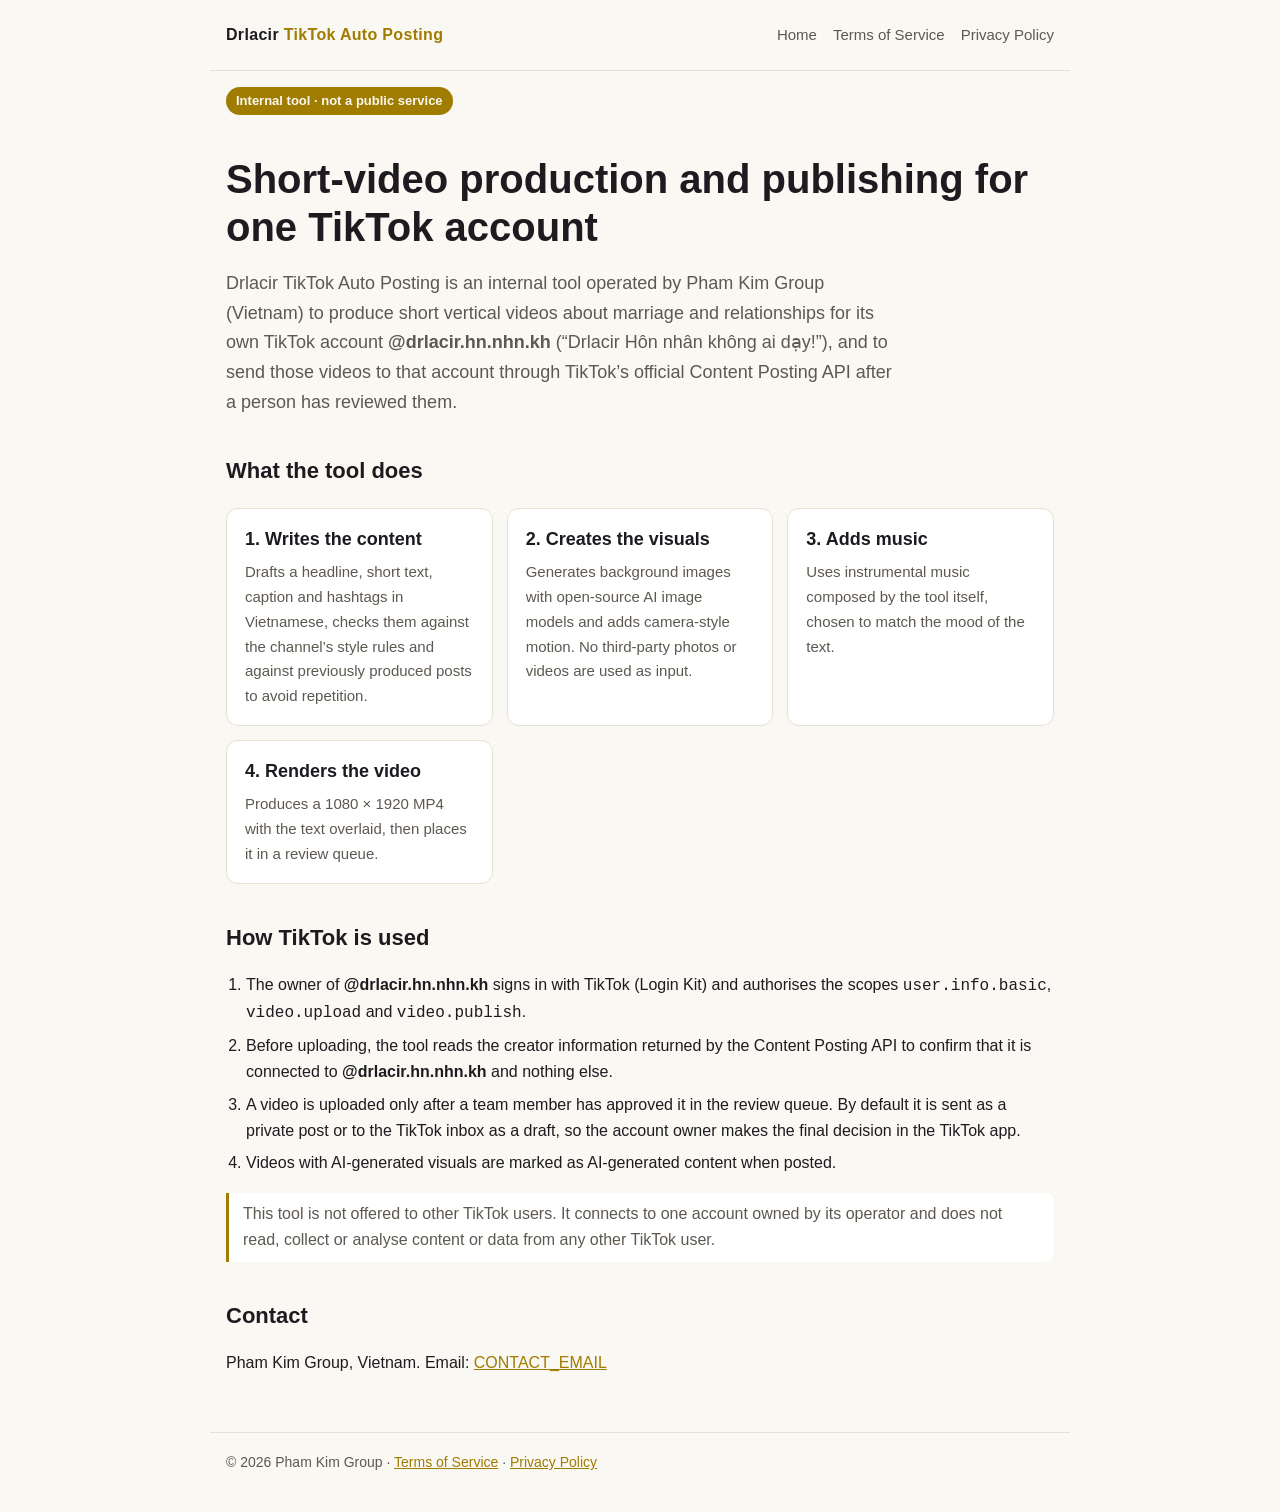
<file: index.html>
<!doctype html>
<html lang="en">
<head>
<meta charset="utf-8">
<meta name="viewport" content="width=device-width, initial-scale=1">
<title>Drlacir TikTok Auto Posting</title>
<meta name="description" content="Internal content production and publishing tool for the TikTok account @drlacir.hn.nhn.kh, operated by Pham Kim Group.">
<link rel="stylesheet" href="style.css">
</head>
<body>
<header>
  <a class="brand" href="./">Drlacir <span>TikTok Auto Posting</span></a>
  <nav><a href="./">Home</a><a href="terms.html">Terms of Service</a><a href="privacy.html">Privacy Policy</a></nav>
</header>
<main>
  <p><span class="tag">Internal tool · not a public service</span></p>
  <h1>Short-video production and publishing for one TikTok account</h1>
  <p class="lead">Drlacir TikTok Auto Posting is an internal tool operated by Pham Kim Group (Vietnam) to produce short
  vertical videos about marriage and relationships for its own TikTok account
  <strong>@drlacir.hn.nhn.kh</strong> (“Drlacir Hôn nhân không ai dạy!”), and to send those videos to that account
  through TikTok’s official Content Posting API after a person has reviewed them.</p>

  <h2>What the tool does</h2>
  <div class="grid">
    <div class="card"><h3>1. Writes the content</h3><p>Drafts a headline, short text, caption and hashtags in Vietnamese, checks them against
    the channel’s style rules and against previously produced posts to avoid repetition.</p></div>
    <div class="card"><h3>2. Creates the visuals</h3><p>Generates background images with open-source AI image models and adds camera-style
    motion. No third-party photos or videos are used as input.</p></div>
    <div class="card"><h3>3. Adds music</h3><p>Uses instrumental music composed by the tool itself, chosen to match the mood of the text.</p></div>
    <div class="card"><h3>4. Renders the video</h3><p>Produces a 1080 × 1920 MP4 with the text overlaid, then places it in a review queue.</p></div>
  </div>

  <h2>How TikTok is used</h2>
  <ol class="flow">
    <li>The owner of <strong>@drlacir.hn.nhn.kh</strong> signs in with TikTok (Login Kit) and authorises the scopes
      <code>user.info.basic</code>, <code>video.upload</code> and <code>video.publish</code>.</li>
    <li>Before uploading, the tool reads the creator information returned by the Content Posting API to confirm that it is
      connected to <strong>@drlacir.hn.nhn.kh</strong> and nothing else.</li>
    <li>A video is uploaded only after a team member has approved it in the review queue. By default it is sent as a private
      post or to the TikTok inbox as a draft, so the account owner makes the final decision in the TikTok app.</li>
    <li>Videos with AI-generated visuals are marked as AI-generated content when posted.</li>
  </ol>
  <p class="note">This tool is not offered to other TikTok users. It connects to one account owned by its operator and does not
  read, collect or analyse content or data from any other TikTok user.</p>

  <h2>Contact</h2>
  <p>Pham Kim Group, Vietnam. Email: <a href="mailto:CONTACT_EMAIL">CONTACT_EMAIL</a></p>
</main>
<footer>© 2026 Pham Kim Group · <a href="terms.html">Terms of Service</a> · <a href="privacy.html">Privacy Policy</a></footer>
</body>
</html>
</file>
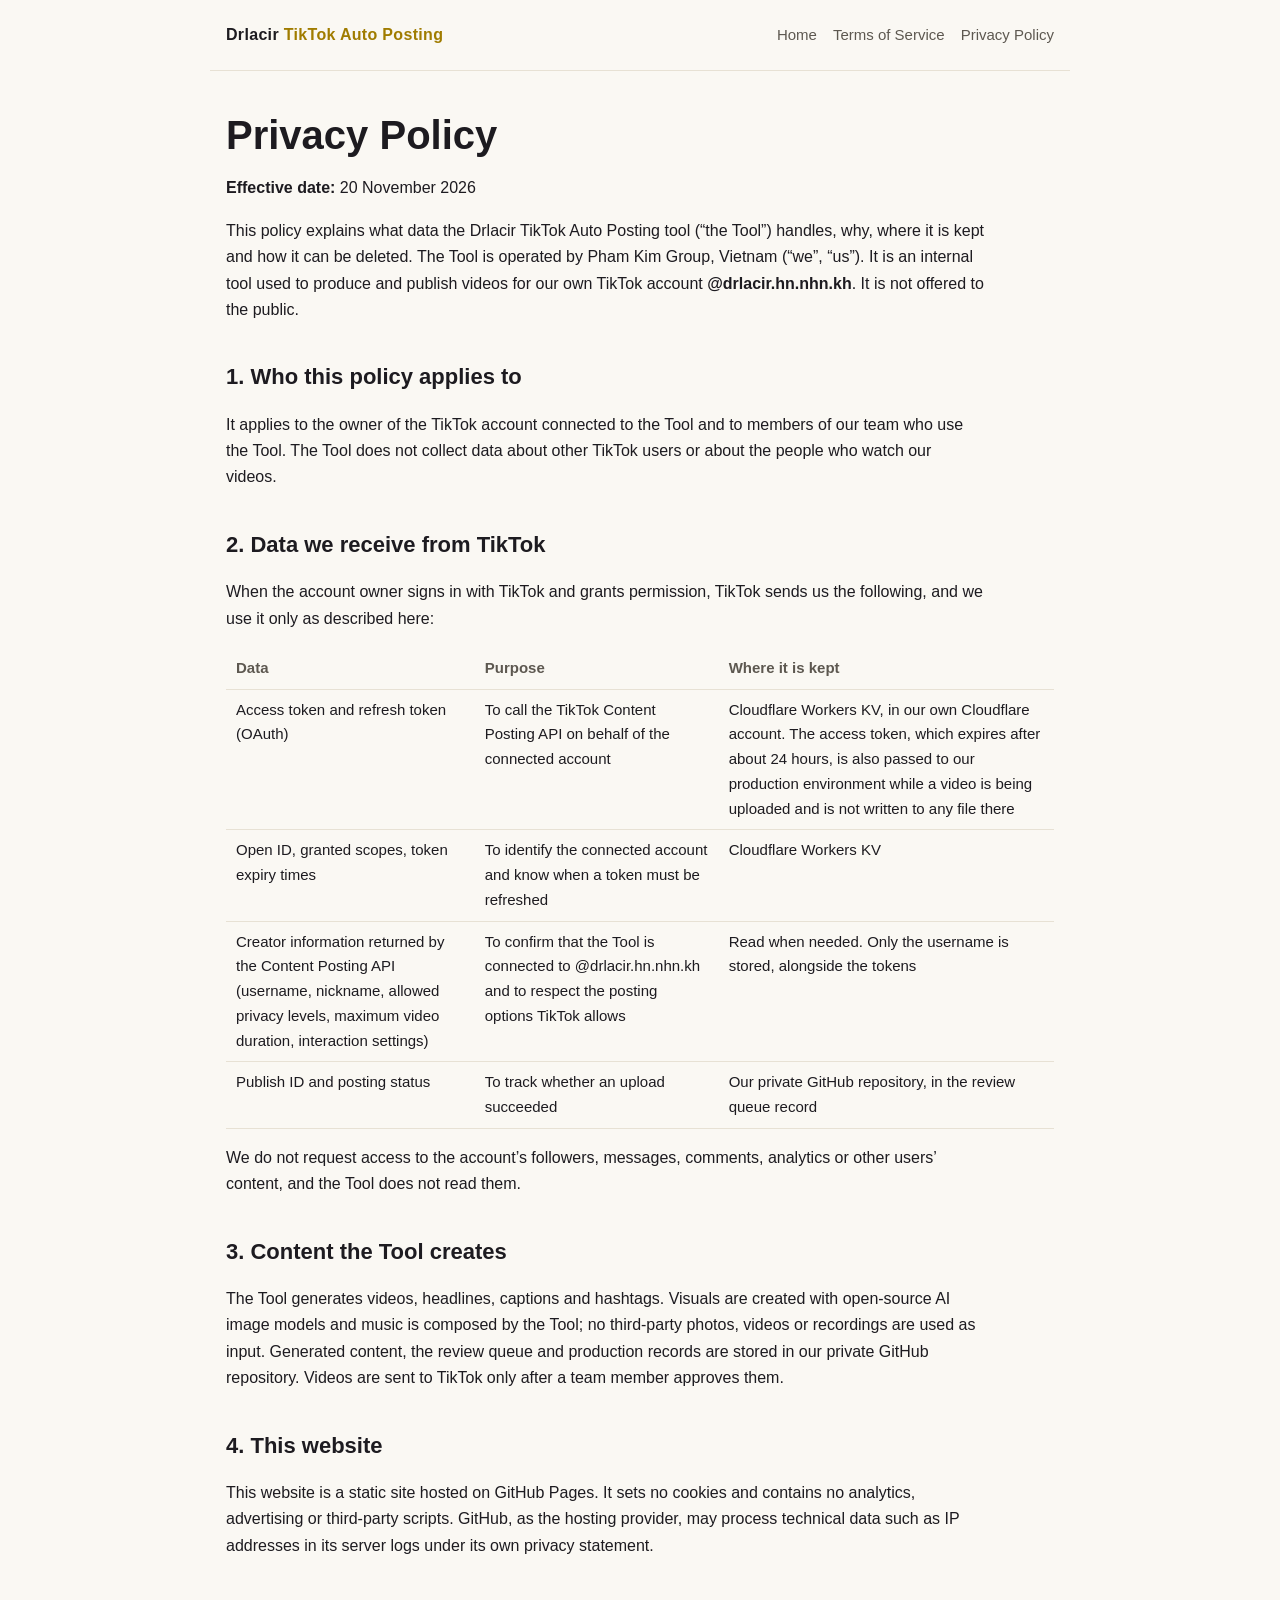
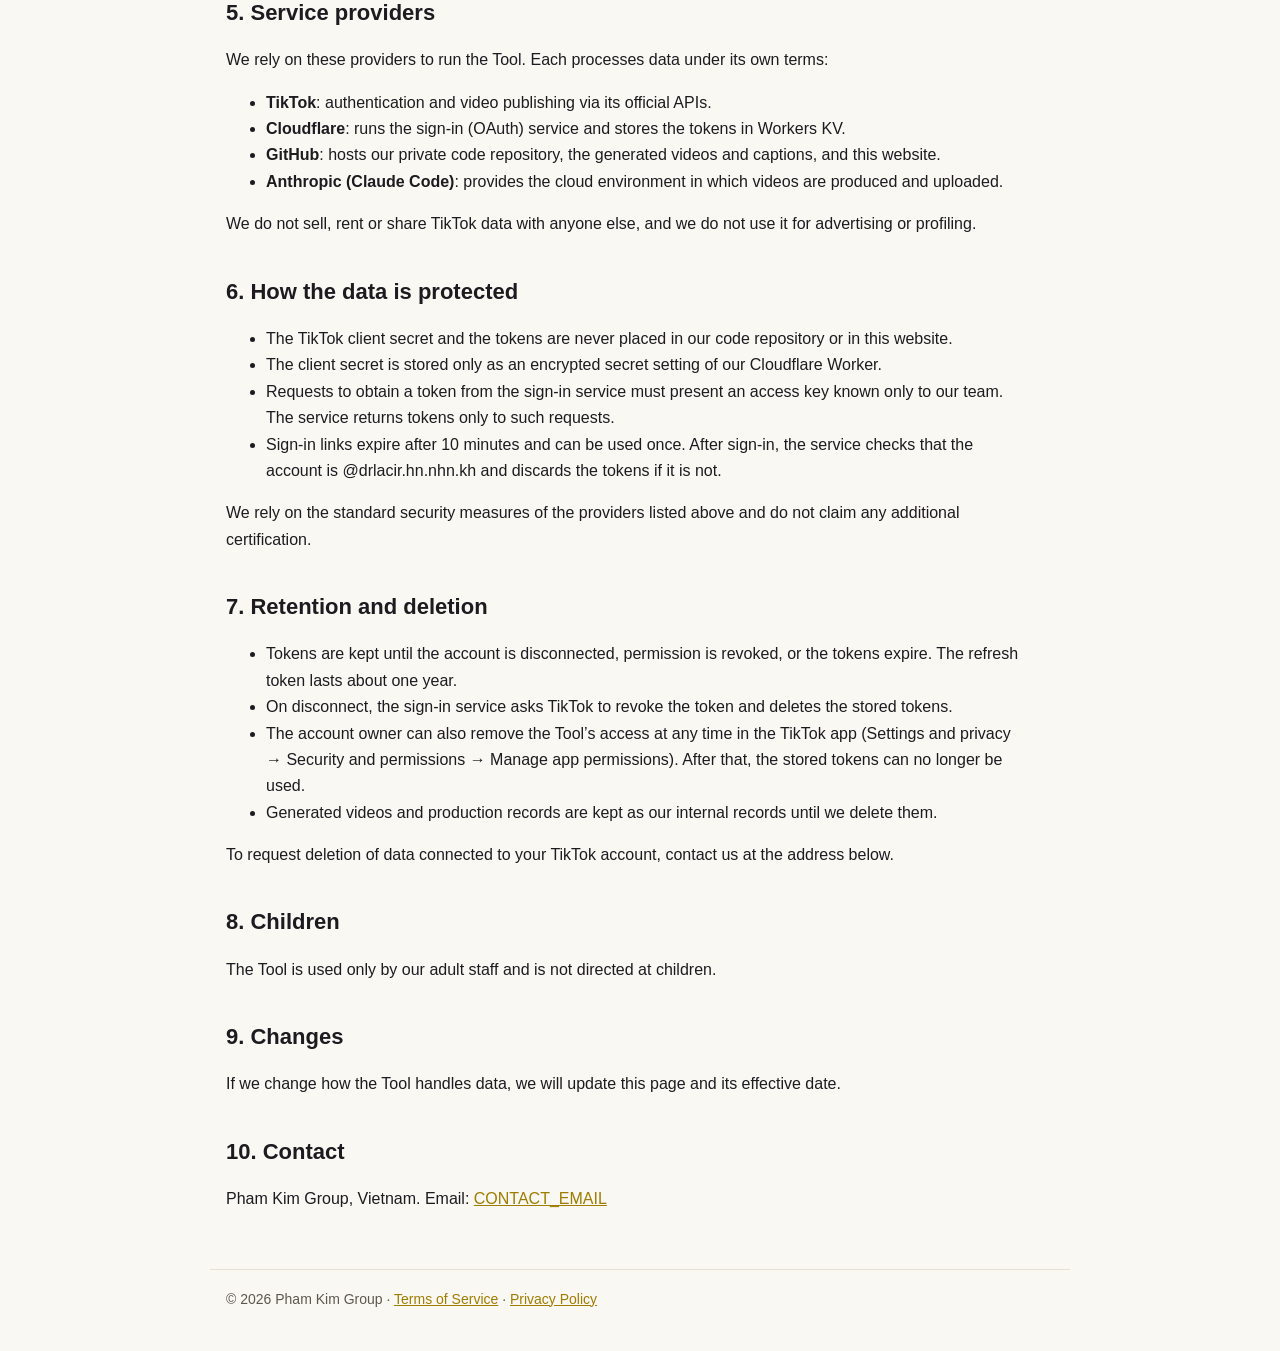
<file: privacy.html>
<!doctype html>
<html lang="en">
<head>
<meta charset="utf-8">
<meta name="viewport" content="width=device-width, initial-scale=1">
<title>Privacy Policy · Drlacir TikTok Auto Posting</title>
<link rel="stylesheet" href="style.css">
</head>
<body>
<header>
  <a class="brand" href="./">Drlacir <span>TikTok Auto Posting</span></a>
  <nav><a href="./">Home</a><a href="terms.html">Terms of Service</a><a href="privacy.html">Privacy Policy</a></nav>
</header>
<main class="legal">
<h1>Privacy Policy</h1>
<p><strong>Effective date:</strong> 20 November 2026</p>

<p>This policy explains what data the Drlacir TikTok Auto Posting tool (“the Tool”) handles, why, where it is kept and how it
can be deleted. The Tool is operated by Pham Kim Group, Vietnam (“we”, “us”). It is an internal tool used to produce and
publish videos for our own TikTok account <strong>@drlacir.hn.nhn.kh</strong>. It is not offered to the public.</p>

<h2>1. Who this policy applies to</h2>
<p>It applies to the owner of the TikTok account connected to the Tool and to members of our team who use the Tool. The Tool
does not collect data about other TikTok users or about the people who watch our videos.</p>

<h2>2. Data we receive from TikTok</h2>
<p>When the account owner signs in with TikTok and grants permission, TikTok sends us the following, and we use it only as
described here:</p>
<table>
<tr><th>Data</th><th>Purpose</th><th>Where it is kept</th></tr>
<tr><td>Access token and refresh token (OAuth)</td><td>To call the TikTok Content Posting API on behalf of the connected account</td><td>Cloudflare Workers KV, in our own Cloudflare account. The access token, which expires after about 24 hours, is also passed to our production environment while a video is being uploaded and is not written to any file there</td></tr>
<tr><td>Open ID, granted scopes, token expiry times</td><td>To identify the connected account and know when a token must be refreshed</td><td>Cloudflare Workers KV</td></tr>
<tr><td>Creator information returned by the Content Posting API (username, nickname, allowed privacy levels, maximum video duration, interaction settings)</td><td>To confirm that the Tool is connected to @drlacir.hn.nhn.kh and to respect the posting options TikTok allows</td><td>Read when needed. Only the username is stored, alongside the tokens</td></tr>
<tr><td>Publish ID and posting status</td><td>To track whether an upload succeeded</td><td>Our private GitHub repository, in the review queue record</td></tr>
</table>
<p>We do not request access to the account’s followers, messages, comments, analytics or other users’ content, and the Tool
does not read them.</p>

<h2>3. Content the Tool creates</h2>
<p>The Tool generates videos, headlines, captions and hashtags. Visuals are created with open-source AI image models and
music is composed by the Tool; no third-party photos, videos or recordings are used as input. Generated content, the review
queue and production records are stored in our private GitHub repository. Videos are sent to TikTok only after a team member
approves them.</p>

<h2>4. This website</h2>
<p>This website is a static site hosted on GitHub Pages. It sets no cookies and contains no analytics, advertising or
third-party scripts. GitHub, as the hosting provider, may process technical data such as IP addresses in its server logs
under its own privacy statement.</p>

<h2>5. Service providers</h2>
<p>We rely on these providers to run the Tool. Each processes data under its own terms:</p>
<ul>
<li><strong>TikTok</strong>: authentication and video publishing via its official APIs.</li>
<li><strong>Cloudflare</strong>: runs the sign-in (OAuth) service and stores the tokens in Workers KV.</li>
<li><strong>GitHub</strong>: hosts our private code repository, the generated videos and captions, and this website.</li>
<li><strong>Anthropic (Claude Code)</strong>: provides the cloud environment in which videos are produced and uploaded.</li>
</ul>
<p>We do not sell, rent or share TikTok data with anyone else, and we do not use it for advertising or profiling.</p>

<h2>6. How the data is protected</h2>
<ul>
<li>The TikTok client secret and the tokens are never placed in our code repository or in this website.</li>
<li>The client secret is stored only as an encrypted secret setting of our Cloudflare Worker.</li>
<li>Requests to obtain a token from the sign-in service must present an access key known only to our team. The service
returns tokens only to such requests.</li>
<li>Sign-in links expire after 10 minutes and can be used once. After sign-in, the service checks that the account is
@drlacir.hn.nhn.kh and discards the tokens if it is not.</li>
</ul>
<p>We rely on the standard security measures of the providers listed above and do not claim any additional certification.</p>

<h2>7. Retention and deletion</h2>
<ul>
<li>Tokens are kept until the account is disconnected, permission is revoked, or the tokens expire. The refresh token lasts
about one year.</li>
<li>On disconnect, the sign-in service asks TikTok to revoke the token and deletes the stored tokens.</li>
<li>The account owner can also remove the Tool’s access at any time in the TikTok app (Settings and privacy → Security and
permissions → Manage app permissions). After that, the stored tokens can no longer be used.</li>
<li>Generated videos and production records are kept as our internal records until we delete them.</li>
</ul>
<p>To request deletion of data connected to your TikTok account, contact us at the address below.</p>

<h2>8. Children</h2>
<p>The Tool is used only by our adult staff and is not directed at children.</p>

<h2>9. Changes</h2>
<p>If we change how the Tool handles data, we will update this page and its effective date.</p>

<h2>10. Contact</h2>
<p>Pham Kim Group, Vietnam. Email: <a href="mailto:CONTACT_EMAIL">CONTACT_EMAIL</a></p>
</main>
<footer>© 2026 Pham Kim Group · <a href="terms.html">Terms of Service</a> · <a href="privacy.html">Privacy Policy</a></footer>
</body>
</html>
</file>
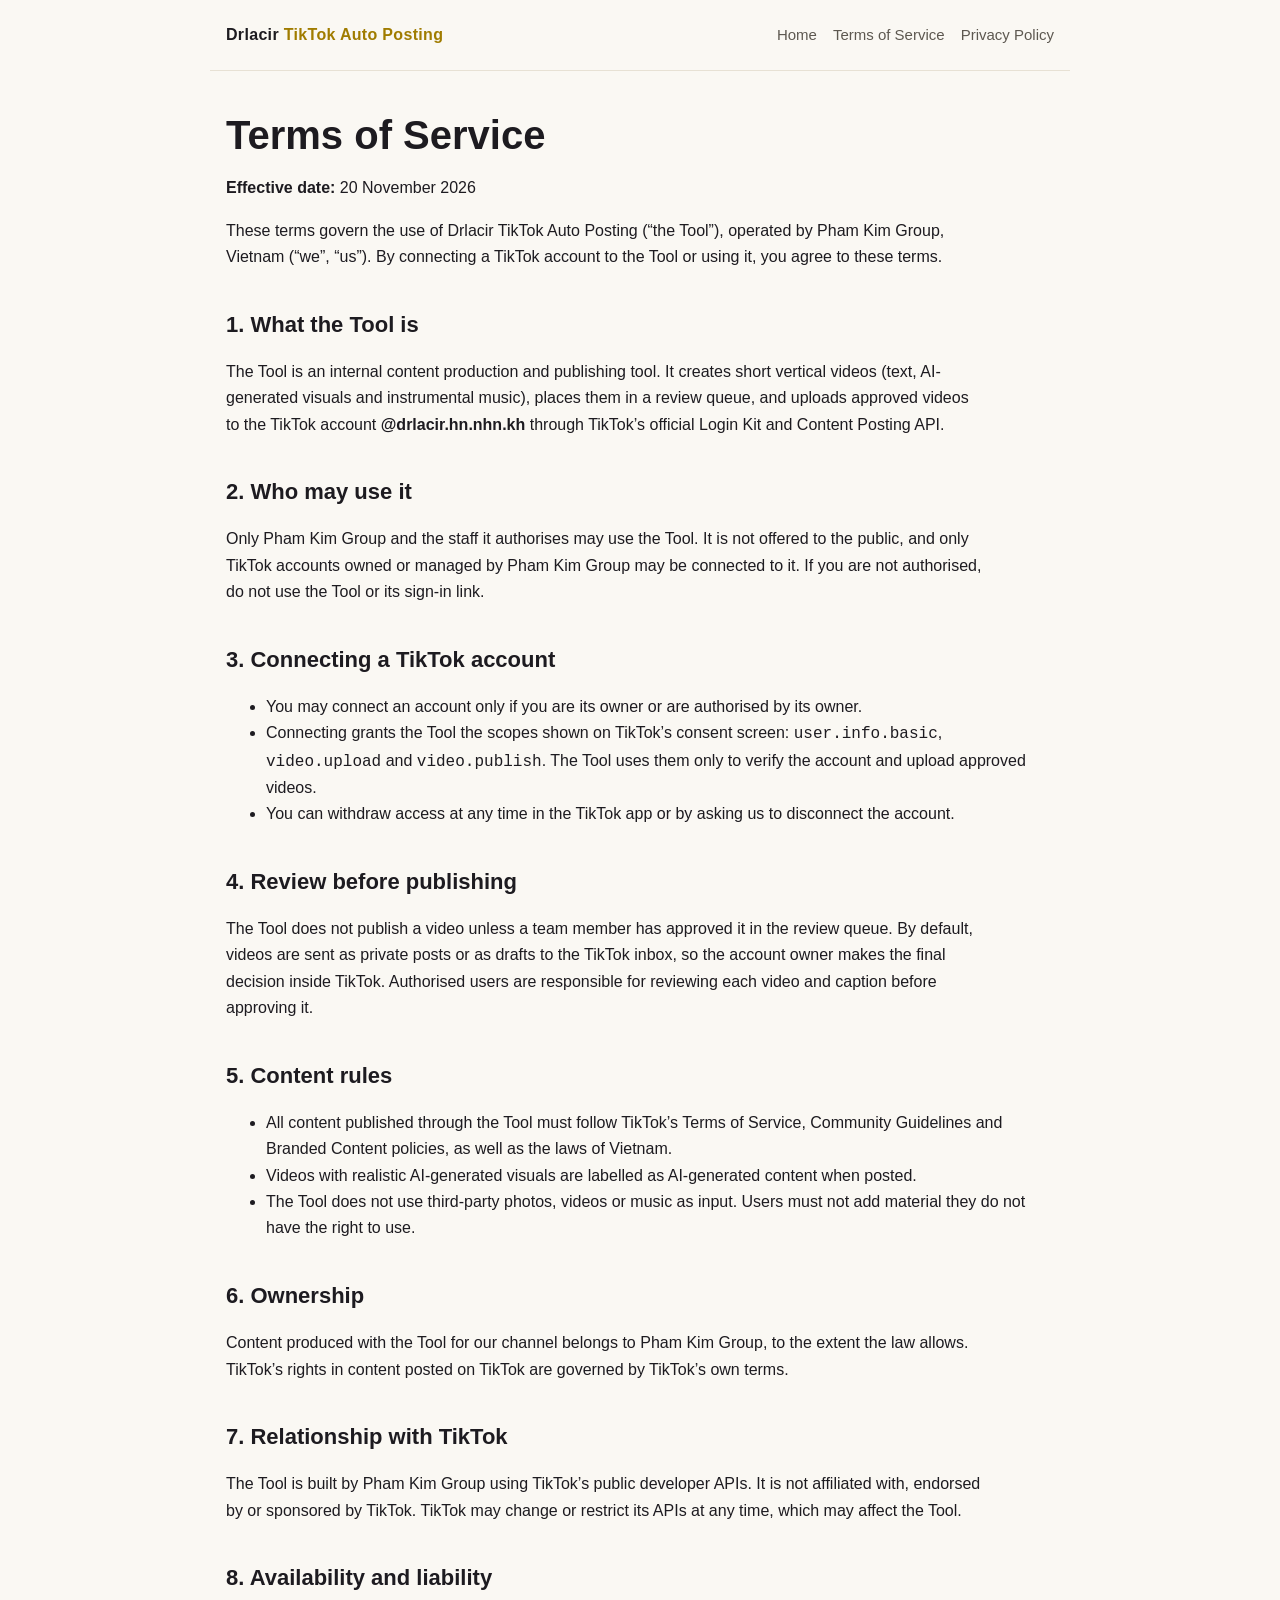
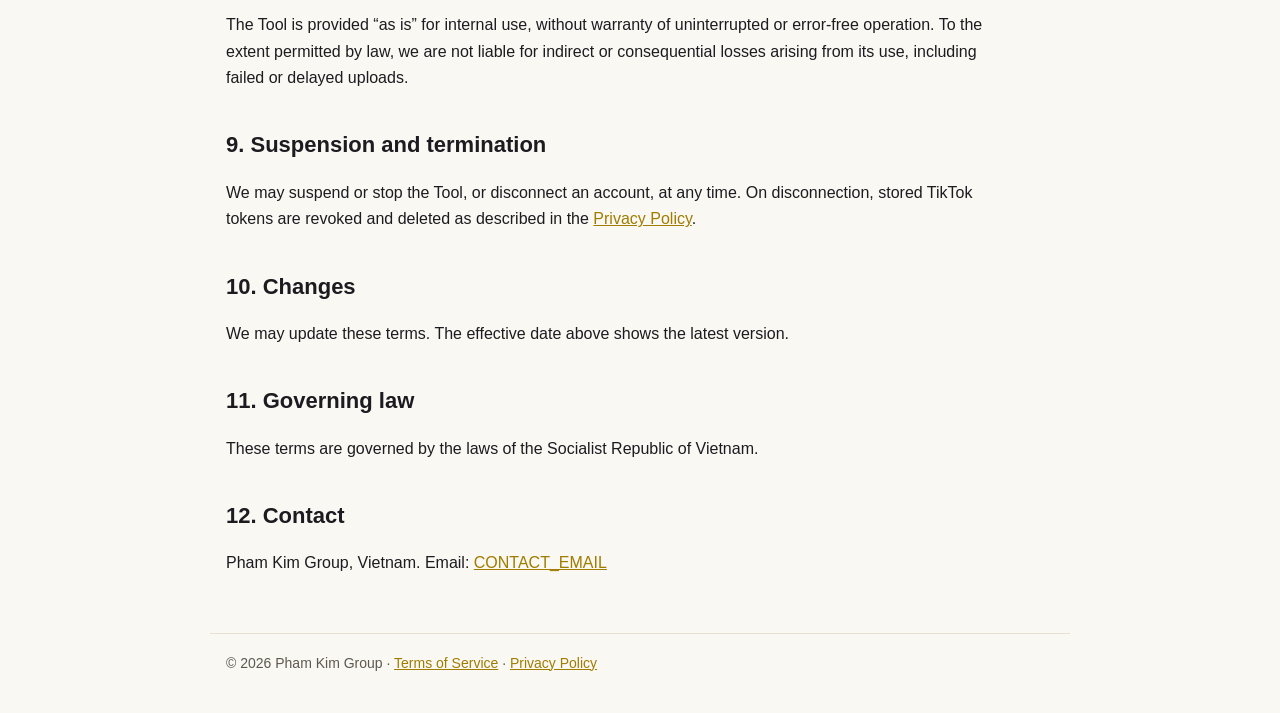
<file: terms.html>
<!doctype html>
<html lang="en">
<head>
<meta charset="utf-8">
<meta name="viewport" content="width=device-width, initial-scale=1">
<title>Terms of Service · Drlacir TikTok Auto Posting</title>
<link rel="stylesheet" href="style.css">
</head>
<body>
<header>
  <a class="brand" href="./">Drlacir <span>TikTok Auto Posting</span></a>
  <nav><a href="./">Home</a><a href="terms.html">Terms of Service</a><a href="privacy.html">Privacy Policy</a></nav>
</header>
<main class="legal">
<h1>Terms of Service</h1>
<p><strong>Effective date:</strong> 20 November 2026</p>

<p>These terms govern the use of Drlacir TikTok Auto Posting (“the Tool”), operated by Pham Kim Group, Vietnam (“we”,
“us”). By connecting a TikTok account to the Tool or using it, you agree to these terms.</p>

<h2>1. What the Tool is</h2>
<p>The Tool is an internal content production and publishing tool. It creates short vertical videos (text, AI-generated
visuals and instrumental music), places them in a review queue, and uploads approved videos to the TikTok account
<strong>@drlacir.hn.nhn.kh</strong> through TikTok’s official Login Kit and Content Posting API.</p>

<h2>2. Who may use it</h2>
<p>Only Pham Kim Group and the staff it authorises may use the Tool. It is not offered to the public, and only TikTok accounts
owned or managed by Pham Kim Group may be connected to it. If you are not authorised, do not use the Tool or its sign-in
link.</p>

<h2>3. Connecting a TikTok account</h2>
<ul>
<li>You may connect an account only if you are its owner or are authorised by its owner.</li>
<li>Connecting grants the Tool the scopes shown on TikTok’s consent screen: <code>user.info.basic</code>,
<code>video.upload</code> and <code>video.publish</code>. The Tool uses them only to verify the account and upload
approved videos.</li>
<li>You can withdraw access at any time in the TikTok app or by asking us to disconnect the account.</li>
</ul>

<h2>4. Review before publishing</h2>
<p>The Tool does not publish a video unless a team member has approved it in the review queue. By default, videos are sent as
private posts or as drafts to the TikTok inbox, so the account owner makes the final decision inside TikTok. Authorised users
are responsible for reviewing each video and caption before approving it.</p>

<h2>5. Content rules</h2>
<ul>
<li>All content published through the Tool must follow TikTok’s Terms of Service, Community Guidelines and Branded Content
policies, as well as the laws of Vietnam.</li>
<li>Videos with realistic AI-generated visuals are labelled as AI-generated content when posted.</li>
<li>The Tool does not use third-party photos, videos or music as input. Users must not add material they do not have the
right to use.</li>
</ul>

<h2>6. Ownership</h2>
<p>Content produced with the Tool for our channel belongs to Pham Kim Group, to the extent the law allows. TikTok’s rights in
content posted on TikTok are governed by TikTok’s own terms.</p>

<h2>7. Relationship with TikTok</h2>
<p>The Tool is built by Pham Kim Group using TikTok’s public developer APIs. It is not affiliated with, endorsed by or
sponsored by TikTok. TikTok may change or restrict its APIs at any time, which may affect the Tool.</p>

<h2>8. Availability and liability</h2>
<p>The Tool is provided “as is” for internal use, without warranty of uninterrupted or error-free operation. To the extent
permitted by law, we are not liable for indirect or consequential losses arising from its use, including failed or delayed
uploads.</p>

<h2>9. Suspension and termination</h2>
<p>We may suspend or stop the Tool, or disconnect an account, at any time. On disconnection, stored TikTok tokens are revoked
and deleted as described in the <a href="privacy.html">Privacy Policy</a>.</p>

<h2>10. Changes</h2>
<p>We may update these terms. The effective date above shows the latest version.</p>

<h2>11. Governing law</h2>
<p>These terms are governed by the laws of the Socialist Republic of Vietnam.</p>

<h2>12. Contact</h2>
<p>Pham Kim Group, Vietnam. Email: <a href="mailto:CONTACT_EMAIL">CONTACT_EMAIL</a></p>
</main>
<footer>© 2026 Pham Kim Group · <a href="terms.html">Terms of Service</a> · <a href="privacy.html">Privacy Policy</a></footer>
</body>
</html>
</file>
<file: style.css>
:root {
  --bg: #0d0c0f;
  --panel: #17151b;
  --text: #f4f1ea;
  --muted: #b9b3a7;
  --gold: #f2c81e;
  --line: #2a2730;
  --max: 860px;
}
@media (prefers-color-scheme: light) {
  :root { --bg: #faf8f3; --panel: #ffffff; --text: #1d1b20; --muted: #5d5850; --gold: #a07c00; --line: #e7e1d4; }
}
* { box-sizing: border-box; }
html { -webkit-text-size-adjust: 100%; }
body {
  margin: 0; background: var(--bg); color: var(--text);
  font: 16px/1.65 -apple-system, BlinkMacSystemFont, "Segoe UI", Roboto, "Helvetica Neue", Arial, sans-serif;
}
a { color: var(--gold); }
header, main, footer { max-width: var(--max); margin: 0 auto; padding: 0 16px; }
header { display: flex; align-items: center; justify-content: space-between; padding-top: 22px; padding-bottom: 22px; border-bottom: 1px solid var(--line); flex-wrap: wrap; gap: 8px; }
header .brand { font-weight: 800; letter-spacing: .02em; text-decoration: none; color: var(--text); }
header .brand span { color: var(--gold); }
header nav a { margin-left: 16px; text-decoration: none; color: var(--muted); font-size: 15px; }
header nav a:first-child { margin-left: 0; }
header nav a:hover { color: var(--gold); }
h1 { font-size: clamp(28px, 5vw, 40px); line-height: 1.2; margin: 40px 0 12px; }
h2 { font-size: 22px; margin: 36px 0 10px; }
h3 { font-size: 18px; margin: 24px 0 6px; }
.lead { color: var(--muted); font-size: 18px; max-width: 680px; }
.tag { display: inline-block; color: var(--bg); background: var(--gold); font-weight: 700; font-size: 13px; padding: 3px 10px; border-radius: 999px; }
.grid { display: grid; grid-template-columns: repeat(auto-fit, minmax(230px, 1fr)); gap: 14px; margin: 18px 0; }
.card { background: var(--panel); border: 1px solid var(--line); border-radius: 12px; padding: 16px 18px; }
.card h3 { margin-top: 0; }
.card p { margin: 0; color: var(--muted); font-size: 15px; }
ol.flow { padding-left: 20px; }
ol.flow li { margin: 6px 0; }
.note { border-left: 3px solid var(--gold); padding: 8px 14px; background: var(--panel); border-radius: 0 8px 8px 0; color: var(--muted); }
table { width: 100%; border-collapse: collapse; margin: 12px 0; font-size: 15px; }
th, td { text-align: left; vertical-align: top; padding: 8px 10px; border-bottom: 1px solid var(--line); }
th { color: var(--muted); font-weight: 600; }
.legal p, .legal li { max-width: 760px; }
footer { margin-top: 56px; padding-top: 18px; padding-bottom: 40px; border-top: 1px solid var(--line); color: var(--muted); font-size: 14px; }
@media (max-width: 520px) { header nav a { margin-left: 12px; } th, td { padding: 6px; } }
</file>
